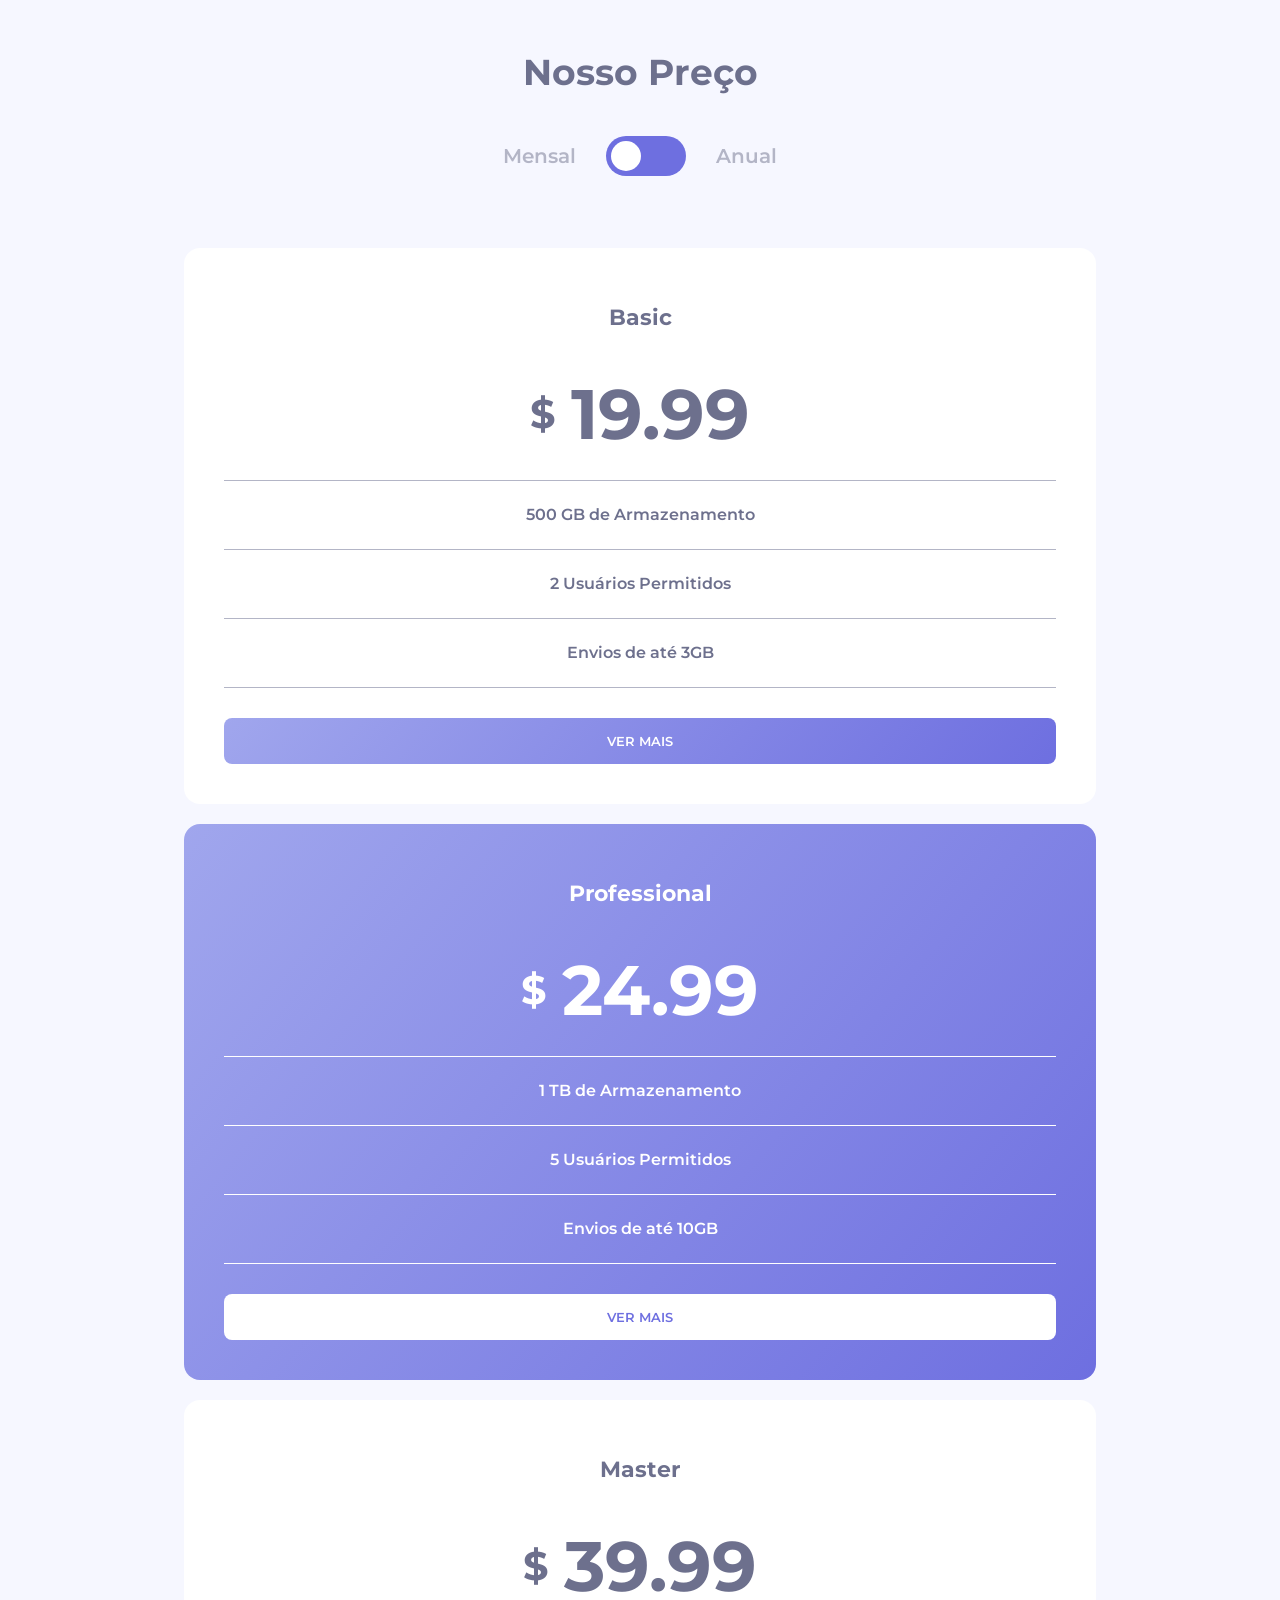
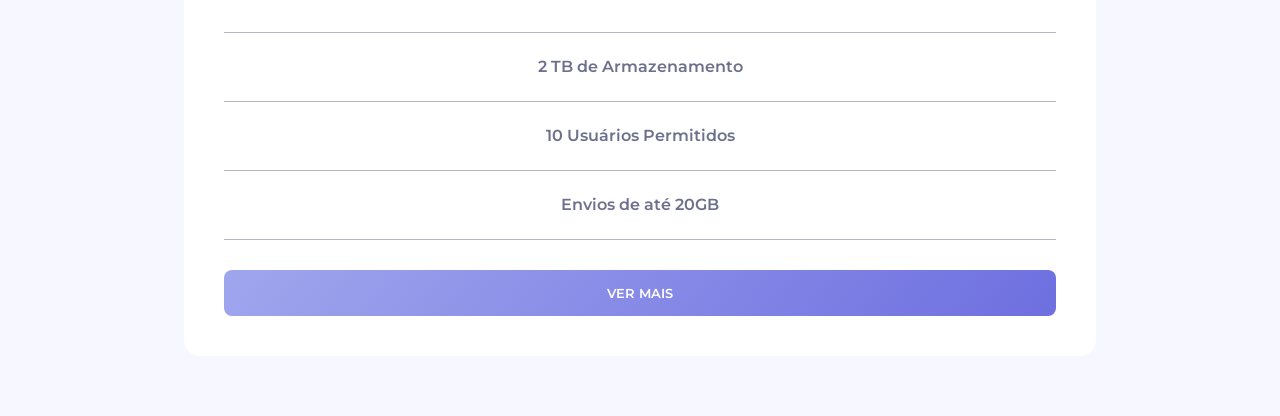
<file: index.html>
<!DOCTYPE html>
<html lang="en">

<head>
  <meta charset="UTF-8">
  <meta name="viewport" content="width=device-width, initial-scale=1.0">
  <!-- displays site properly based on user's device -->

  <link rel="icon" type="image/png" sizes="32x32" href="./images/favicon-32x32.png">
  <link rel="stylesheet" href="style.css">

  <title>Cards de Precificação</title>

</head>

<body>
  <section>
    <div class="title">
      <h1>Nosso Preço</h1>
      <div class="buttonArea">
        <p>Mensal</p>
        <div class="button">
          <input type="checkbox" id="switch">
          <label for="switch" class="switch" id="switchBtn">
            <span class="slider"></span>
          </label>
        </div>
        <p>Anual</p>
      </div>
    </div>
    <div class="cards">
      <div class="card1 card">
        <h3>Basic</h3>
        <h2 id="price1"><span>$</span>19.99</h2>
        <div class="infos">
          <div class="line"></div>
          <p>500 GB de Armazenamento</p>
          <div class="line"></div>
          <p>2 Usuários Permitidos</p>
          <div class="line"></div>
          <p>Envios de até 3GB</p>
          <div class="line"></div>
          <button>VER MAIS</button>
        </div>
      </div>
      <div class="card2 card">
        <h3>Professional</h3>
        <h2 id="price2"><span>$</span>24.99</h2>
        <div class="infos">
          <div class="line"></div>
          <p>1 TB de Armazenamento</p>
          <div class="line"></div>
          <p>5 Usuários Permitidos</p>
          <div class="line"></div>
          <p>Envios de até 10GB</p>
          <div class="line"></div>
          <button>VER MAIS</button>
        </div>
      </div>
      <div class="card3 card">
        <h3>Master</h3>
        <h2 id="price3"><span>$</span>39.99</h2>
        <div class="infos">
          <div class="line"></div>
          <p>2 TB de Armazenamento</p>
          <div class="line"></div>
          <p>10 Usuários Permitidos</p>
          <div class="line"></div>
          <p>Envios de até 20GB</p>
          <div class="line"></div>
          <button>VER MAIS</button>
        </div>
      </div>
    </div>
  </section>



  <script src="script.js"></script>
</body>
</html>
</file>
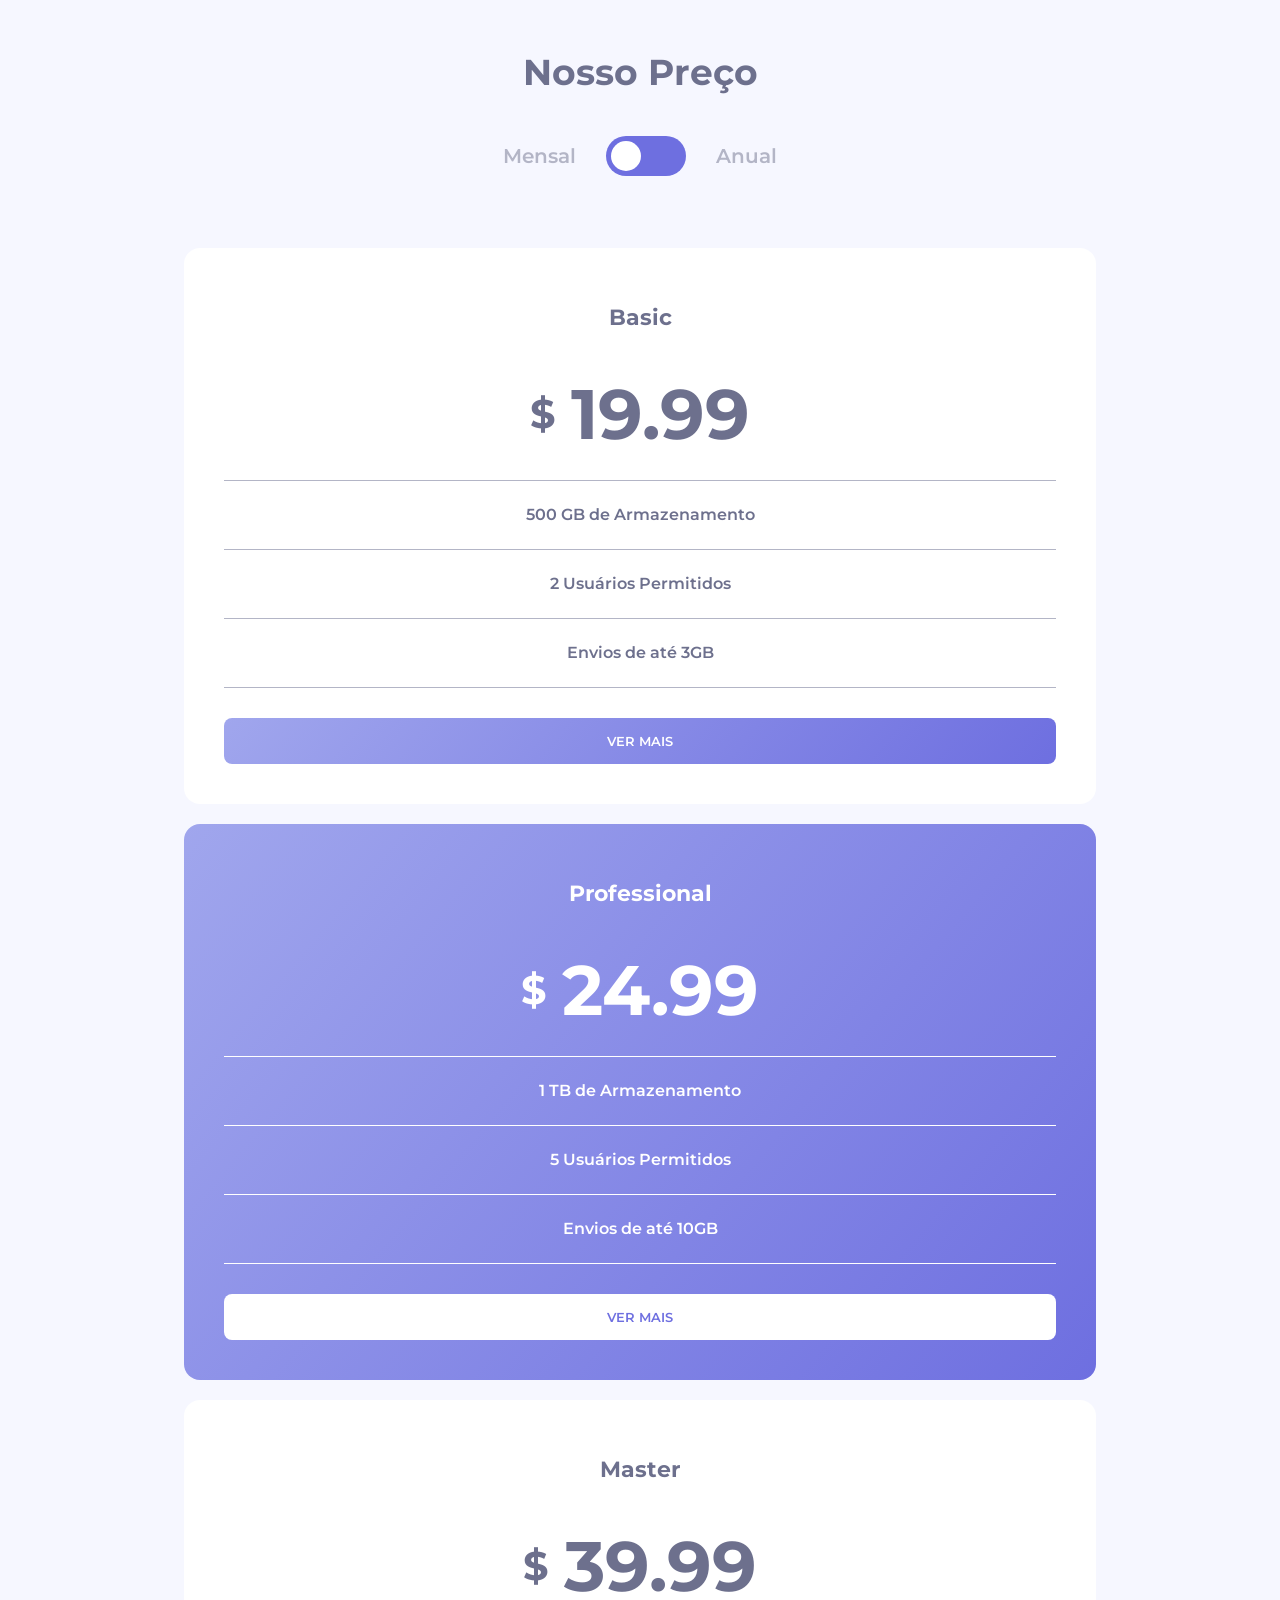
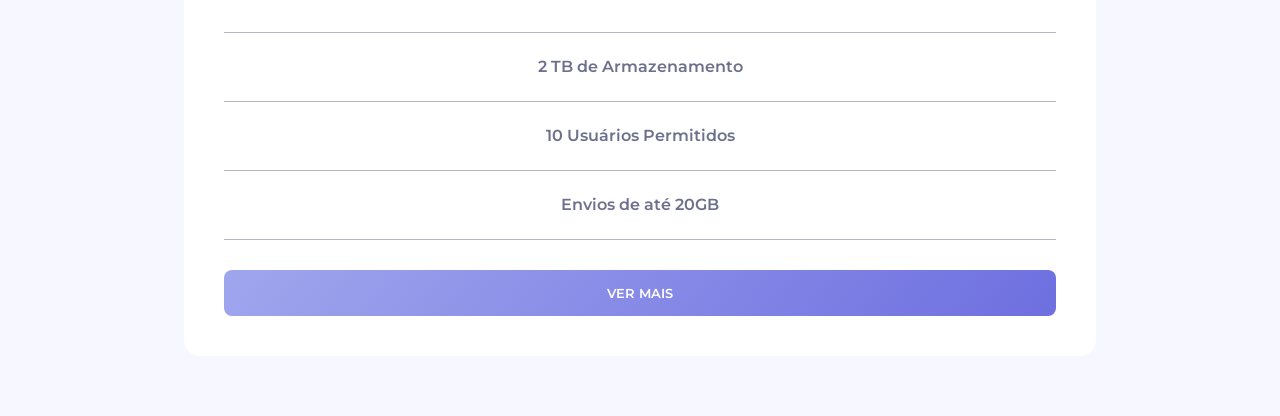
<file: pricing-component-with-toggle-master/index.html>
<!DOCTYPE html>
<html lang="en">

<head>
  <meta charset="UTF-8">
  <meta name="viewport" content="width=device-width, initial-scale=1.0">
  <!-- displays site properly based on user's device -->

  <link rel="icon" type="image/png" sizes="32x32" href="./images/favicon-32x32.png">
  <link rel="stylesheet" href="style.css">

  <title>Frontend Mentor | [Challenge Name Here]</title>

</head>

<body>
  <section>
    <div class="title">
      <h1>Nosso Preço</h1>
      <div class="buttonArea">
        <p>Mensal</p>
        <div class="button">
          <input type="checkbox" id="switch">
          <label for="switch" class="switch" id="switchBtn">
            <span class="slider"></span>
          </label>
        </div>
        <p>Anual</p>
      </div>
    </div>
    <div class="cards">
      <div class="card1 card">
        <h3>Basic</h3>
        <h2 id="price1"><span>$</span>19.99</h2>
        <div class="infos">
          <div class="line"></div>
          <p>500 GB de Armazenamento</p>
          <div class="line"></div>
          <p>2 Usuários Permitidos</p>
          <div class="line"></div>
          <p>Envios de até 3GB</p>
          <div class="line"></div>
          <button>VER MAIS</button>
        </div>
      </div>
      <div class="card2 card">
        <h3>Professional</h3>
        <h2 id="price2"><span>$</span>24.99</h2>
        <div class="infos">
          <div class="line"></div>
          <p>1 TB de Armazenamento</p>
          <div class="line"></div>
          <p>5 Usuários Permitidos</p>
          <div class="line"></div>
          <p>Envios de até 10GB</p>
          <div class="line"></div>
          <button>VER MAIS</button>
        </div>
      </div>
      <div class="card3 card">
        <h3>Master</h3>
        <h2 id="price3"><span>$</span>39.99</h2>
        <div class="infos">
          <div class="line"></div>
          <p>2 TB de Armazenamento</p>
          <div class="line"></div>
          <p>10 Usuários Permitidos</p>
          <div class="line"></div>
          <p>Envios de até 20GB</p>
          <div class="line"></div>
          <button>VER MAIS</button>
        </div>
      </div>
    </div>
  </section>



  <script src="script.js"></script>
</body>
</html>
</file>
<file: style.css>
@import url("https://fonts.googleapis.com/css2?family=Dosis:wght@200..800&family=Montserrat:ital,wght@0,100..900;1,100..900&family=Poppins:ital,wght@0,100;0,200;0,300;0,400;0,500;0,600;0,700;0,800;0,900;1,100;1,200;1,300;1,400;1,500;1,600;1,700;1,800;1,900&display=swap");
:root {
  --background-color: #F6F7FF;
  --font-color: hsl(233, 13%, 49%);
  --secondary-font-color: hsl(234, 14%, 74%);
}

* {
  font-family: "Montserrat", sans-serif;
}

body {
  margin: 0;
  padding: 0;
  box-sizing: border-box;
  height: 100%;
  background-color: var(--background-color);
  display: flex;
  align-items: center;
  justify-content: center;
  padding: 20px 20px 60px 20px;
}
body section {
  display: flex;
  flex-direction: column;
  align-items: center;
  gap: 60px;
}
body section .title {
  display: flex;
  flex-direction: column;
  align-items: center;
}
body section .title h1 {
  color: var(--font-color);
  font-size: 36px;
}
body section .title .buttonArea {
  display: flex;
  align-items: center;
  gap: 30px;
}
body section .title .buttonArea p {
  color: var(--secondary-font-color);
  font-weight: 600;
  font-size: 20px;
}
body section .title .buttonArea .button #switch {
  display: none;
}
body section .title .buttonArea .button .switch {
  position: relative;
  background-color: rgb(110, 111, 224);
  background-color: linear-gradient(310deg, rgb(110, 111, 224) 0%, rgb(160, 166, 237) 100%);
  display: flex;
  align-items: center;
  width: 70px;
  height: 30px;
  border-radius: 42px;
  transition: all 0.5s ease-in-out;
  cursor: pointer;
  padding: 5px;
}
body section .title .buttonArea .button .slider {
  position: absolute;
  background-color: #fff;
  border-radius: 50%;
  width: 30px;
  height: 30px;
  transition: all 0.5s ease-in-out;
}
body section .title .buttonArea .button #switch:checked ~ .switch .slider {
  transform: translateX(40px);
}
body section .cards {
  align-items: center;
  display: flex;
  flex-direction: column;
  gap: 20px;
}
body section .cards .card {
  display: flex;
  align-items: center;
  justify-content: center;
  flex-direction: column;
  background-color: #fff;
  padding: 40px;
  width: 65vw;
  line-height: 100%;
  border-radius: 16px;
}
body section .cards .card h3,
body section .cards .card p,
body section .cards .card h2 {
  color: var(--font-color);
}
body section .cards .card h3 {
  font-size: 22px;
}
body section .cards .card h2 {
  align-items: center;
  font-size: 70px;
  display: flex;
  gap: 15px;
}
body section .cards .card h2 span {
  font-size: 40px;
}
body section .cards .card p {
  font-weight: 600;
}
body section .cards .card .infos {
  display: flex;
  align-items: center;
  justify-content: center;
  flex-direction: column;
  gap: 10px;
}
body section .cards .card .infos .line {
  width: 65vw;
  height: 1px;
  background-color: var(--secondary-font-color);
}
body section .cards .card button {
  margin: 20px 0 0 0;
  width: 100%;
  padding: 15px;
  border-radius: 8px;
  background: rgb(110, 111, 224);
  background: linear-gradient(310deg, rgb(110, 111, 224) 0%, rgb(160, 166, 237) 100%);
  color: #fff;
  border: none;
  cursor: pointer;
  font-weight: 600;
}
body section .cards .card2 {
  background: rgb(110, 111, 224);
  background: linear-gradient(310deg, rgb(110, 111, 224) 0%, rgb(160, 166, 237) 100%);
}
body section .cards .card2 p,
body section .cards .card2 h3,
body section .cards .card2 h2 {
  color: #fff;
}
body section .cards .card2 .infos .line {
  background-color: #fff;
}
body section .cards .card2 .infos button {
  color: #6e6fe0;
  background: #fff;
}

@media (min-width: 1440px) {
  body {
    padding: 20px;
  }
  body section {
    padding: 0;
    gap: 40px;
  }
  body section .title {
    line-height: 90%;
  }
  body section .title h1 {
    margin-top: 0px;
    font-size: 28px;
  }
  body section .title .buttonArea p {
    font-size: 22px;
  }
  body section .cards {
    flex-direction: row;
    gap: 0;
  }
  body section .cards .card {
    width: 20vw;
    height: 430px;
  }
  body section .cards .card .infos .line {
    width: 20vw;
  }
  body section .cards .card2 {
    scale: 110%;
  }
}/*# sourceMappingURL=style.css.map */
</file>
<file: pricing-component-with-toggle-master/style.css>
@import url("https://fonts.googleapis.com/css2?family=Dosis:wght@200..800&family=Montserrat:ital,wght@0,100..900;1,100..900&family=Poppins:ital,wght@0,100;0,200;0,300;0,400;0,500;0,600;0,700;0,800;0,900;1,100;1,200;1,300;1,400;1,500;1,600;1,700;1,800;1,900&display=swap");
:root {
  --background-color: #F6F7FF;
  --font-color: hsl(233, 13%, 49%);
  --secondary-font-color: hsl(234, 14%, 74%);
}

* {
  font-family: "Montserrat", sans-serif;
}

body {
  margin: 0;
  padding: 0;
  box-sizing: border-box;
  height: 100%;
  background-color: var(--background-color);
  display: flex;
  align-items: center;
  justify-content: center;
  padding: 20px 20px 60px 20px;
}
body section {
  display: flex;
  flex-direction: column;
  align-items: center;
  gap: 60px;
}
body section .title {
  display: flex;
  flex-direction: column;
  align-items: center;
}
body section .title h1 {
  color: var(--font-color);
  font-size: 36px;
}
body section .title .buttonArea {
  display: flex;
  align-items: center;
  gap: 30px;
}
body section .title .buttonArea p {
  color: var(--secondary-font-color);
  font-weight: 600;
  font-size: 20px;
}
body section .title .buttonArea .button #switch {
  display: none;
}
body section .title .buttonArea .button .switch {
  position: relative;
  background-color: rgb(110, 111, 224);
  background-color: linear-gradient(310deg, rgb(110, 111, 224) 0%, rgb(160, 166, 237) 100%);
  display: flex;
  align-items: center;
  width: 70px;
  height: 30px;
  border-radius: 42px;
  transition: all 0.5s ease-in-out;
  cursor: pointer;
  padding: 5px;
}
body section .title .buttonArea .button .slider {
  position: absolute;
  background-color: #fff;
  border-radius: 50%;
  width: 30px;
  height: 30px;
  transition: all 0.5s ease-in-out;
}
body section .title .buttonArea .button #switch:checked ~ .switch .slider {
  transform: translateX(40px);
}
body section .cards {
  align-items: center;
  display: flex;
  flex-direction: column;
  gap: 20px;
}
body section .cards .card {
  display: flex;
  align-items: center;
  justify-content: center;
  flex-direction: column;
  background-color: #fff;
  padding: 40px;
  width: 65vw;
  line-height: 100%;
  border-radius: 16px;
}
body section .cards .card h3,
body section .cards .card p,
body section .cards .card h2 {
  color: var(--font-color);
}
body section .cards .card h3 {
  font-size: 22px;
}
body section .cards .card h2 {
  align-items: center;
  font-size: 70px;
  display: flex;
  gap: 15px;
}
body section .cards .card h2 span {
  font-size: 40px;
}
body section .cards .card p {
  font-weight: 600;
}
body section .cards .card .infos {
  display: flex;
  align-items: center;
  justify-content: center;
  flex-direction: column;
  gap: 10px;
}
body section .cards .card .infos .line {
  width: 65vw;
  height: 1px;
  background-color: var(--secondary-font-color);
}
body section .cards .card button {
  margin: 20px 0 0 0;
  width: 100%;
  padding: 15px;
  border-radius: 8px;
  background: rgb(110, 111, 224);
  background: linear-gradient(310deg, rgb(110, 111, 224) 0%, rgb(160, 166, 237) 100%);
  color: #fff;
  border: none;
  cursor: pointer;
  font-weight: 600;
}
body section .cards .card2 {
  background: rgb(110, 111, 224);
  background: linear-gradient(310deg, rgb(110, 111, 224) 0%, rgb(160, 166, 237) 100%);
}
body section .cards .card2 p,
body section .cards .card2 h3,
body section .cards .card2 h2 {
  color: #fff;
}
body section .cards .card2 .infos .line {
  background-color: #fff;
}
body section .cards .card2 .infos button {
  color: #6e6fe0;
  background: #fff;
}

@media (min-width: 1440px) {
  body {
    padding: 20px;
  }
  body section {
    padding: 0;
    gap: 40px;
  }
  body section .title {
    line-height: 90%;
  }
  body section .title h1 {
    margin-top: 0px;
    font-size: 28px;
  }
  body section .title .buttonArea p {
    font-size: 22px;
  }
  body section .cards {
    flex-direction: row;
    gap: 0;
  }
  body section .cards .card {
    width: 20vw;
    height: 430px;
  }
  body section .cards .card .infos .line {
    width: 20vw;
  }
  body section .cards .card2 {
    scale: 110%;
  }
}/*# sourceMappingURL=style.css.map */
</file>
